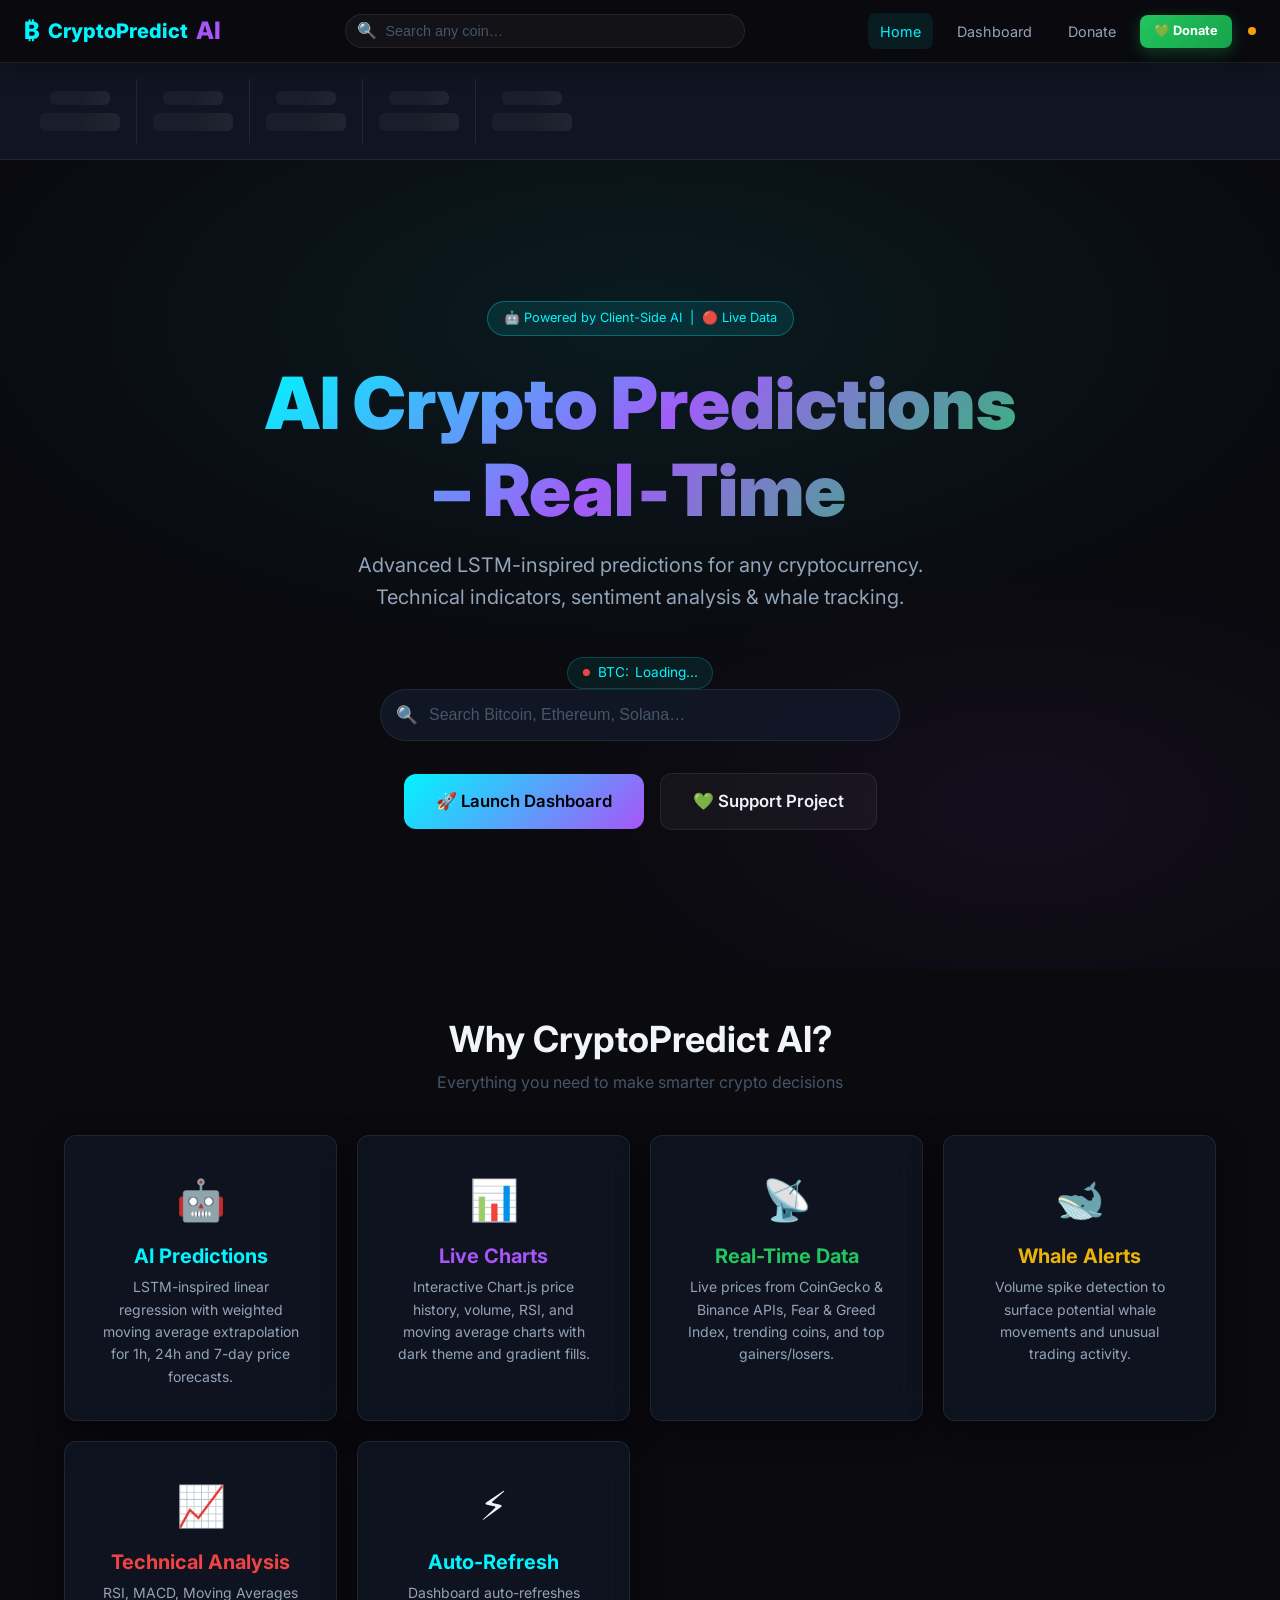
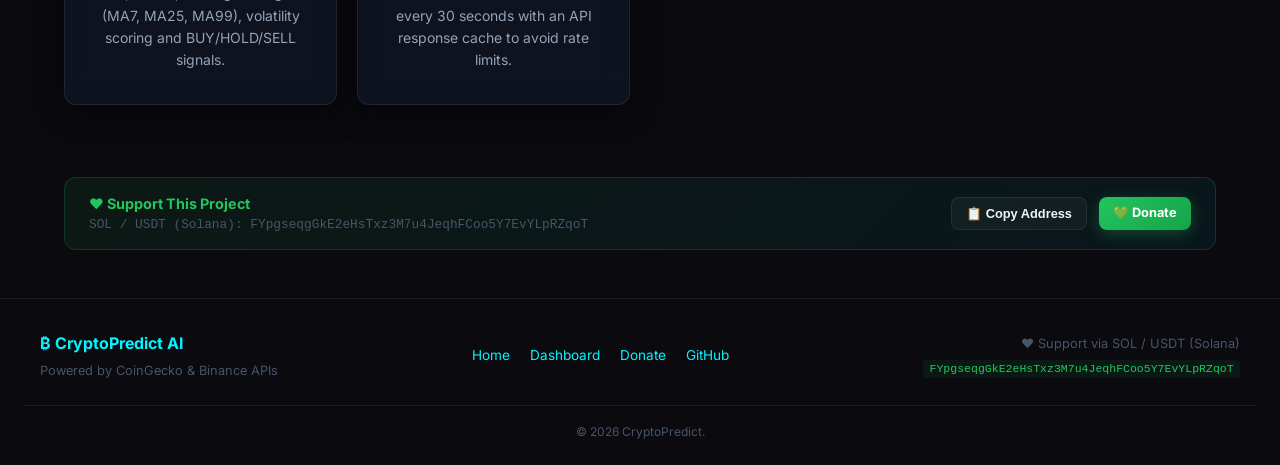
<file: index.html>
<!DOCTYPE html>
<html lang="en">
<head>
  <meta charset="UTF-8" />
  <meta name="viewport" content="width=device-width, initial-scale=1, viewport-fit=cover" />
  <meta name="description" content="AI-powered cryptocurrency prediction platform with real-time price analysis, technical indicators, and buy/sell/hold signals." />
  <title>CryptoPredict AI — Real-Time Crypto Predictions</title>
  <link rel="preconnect" href="https://fonts.googleapis.com" />
  <link rel="preconnect" href="https://fonts.gstatic.com" crossorigin />
  <link href="https://fonts.googleapis.com/css2?family=Inter:wght@400;500;600;700;800;900&display=swap" rel="stylesheet" />
  <link rel="stylesheet" href="css/style.css" />
</head>
<body>

  <!-- ============================================================ -->
  <!-- NAVBAR                                                         -->
  <!-- ============================================================ -->
  <nav class="navbar">
    <a class="navbar-brand" href="index.html">
      <span>₿</span> CryptoPredict<span style="color:var(--neon-purple)">AI</span>
    </a>

    <div class="navbar-search">
      <span class="search-icon">🔍</span>
      <input type="text" id="navbar-search" placeholder="Search any coin…" autocomplete="off" />
    </div>

    <div class="navbar-actions">
      <a class="nav-link active" href="index.html">Home</a>
      <a class="nav-link" href="dashboard.html">Dashboard</a>
      <a class="nav-link" href="donate.html">Donate</a>
      <a class="btn btn-donate btn-sm" href="donate.html">💚 Donate</a>
      <span id="nav-status" title="Data status">
        <span id="ws-status-index" class="ws-dot ws-loading">●</span>
      </span>
    </div>
  </nav>

  <!-- ============================================================ -->
  <!-- QUICK STATS BAR                                                -->
  <!-- ============================================================ -->
  <div class="quick-stats" id="quick-stats">
    <div class="quick-stat-item">
      <span class="skeleton skeleton-text" style="width:120px;height:1rem"></span>
    </div>
    <div class="quick-stat-item">
      <span class="skeleton skeleton-text" style="width:120px;height:1rem"></span>
    </div>
    <div class="quick-stat-item">
      <span class="skeleton skeleton-text" style="width:120px;height:1rem"></span>
    </div>
    <div class="quick-stat-item">
      <span class="skeleton skeleton-text" style="width:120px;height:1rem"></span>
    </div>
    <div class="quick-stat-item">
      <span class="skeleton skeleton-text" style="width:120px;height:1rem"></span>
    </div>
  </div>

  <!-- ============================================================ -->
  <!-- HERO                                                           -->
  <!-- ============================================================ -->
  <section class="hero">
    <div class="hero-badge">
      🤖 Powered by Client-Side AI &nbsp;|&nbsp; 🔴 Live Data
    </div>

    <h1 class="hero-title">AI Crypto Predictions<br />– Real‑Time</h1>

    <p class="hero-subtitle">
      Advanced LSTM-inspired predictions for any cryptocurrency.<br />
      Technical indicators, sentiment analysis &amp; whale tracking.
    </p>

    <div id="hero-btc-live" class="hero-live-ticker">
      <span class="live-dot">●</span> BTC: <span id="hero-btc-price">Loading...</span>
    </div>

    <!-- Search -->
    <div class="hero-search" style="position:relative">
      <span class="search-icon">🔍</span>
      <input type="text" id="hero-search" placeholder="Search Bitcoin, Ethereum, Solana…" autocomplete="off" />
      <div id="hero-dropdown" class="autocomplete-dropdown hidden"></div>
    </div>

    <!-- CTAs -->
    <div class="hero-cta">
      <a class="btn btn-primary btn-lg" href="dashboard.html">
        🚀 Launch Dashboard
      </a>
      <a class="btn btn-ghost btn-lg" href="donate.html">
        💚 Support Project
      </a>
    </div>
  </section>

  <!-- ============================================================ -->
  <!-- FEATURES OVERVIEW                                              -->
  <!-- ============================================================ -->
  <section style="padding:3rem 1.5rem;max-width:1200px;margin:0 auto">
    <h2 style="text-align:center;margin-bottom:0.5rem">Why CryptoPredict AI?</h2>
    <p style="text-align:center;color:var(--text-muted);margin-bottom:2.5rem">Everything you need to make smarter crypto decisions</p>

    <div style="display:grid;grid-template-columns:repeat(auto-fit,minmax(250px,1fr));gap:1.25rem">

      <div class="card" style="text-align:center;padding:2rem">
        <div style="font-size:2.5rem;margin-bottom:0.75rem">🤖</div>
        <h3 style="color:var(--neon-cyan);margin-bottom:0.5rem">AI Predictions</h3>
        <p style="font-size:0.875rem">LSTM-inspired linear regression with weighted moving average extrapolation for 1h, 24h and 7-day price forecasts.</p>
      </div>

      <div class="card" style="text-align:center;padding:2rem">
        <div style="font-size:2.5rem;margin-bottom:0.75rem">📊</div>
        <h3 style="color:var(--neon-purple);margin-bottom:0.5rem">Live Charts</h3>
        <p style="font-size:0.875rem">Interactive Chart.js price history, volume, RSI, and moving average charts with dark theme and gradient fills.</p>
      </div>

      <div class="card" style="text-align:center;padding:2rem">
        <div style="font-size:2.5rem;margin-bottom:0.75rem">📡</div>
        <h3 style="color:var(--neon-green);margin-bottom:0.5rem">Real-Time Data</h3>
        <p style="font-size:0.875rem">Live prices from CoinGecko &amp; Binance APIs, Fear &amp; Greed Index, trending coins, and top gainers/losers.</p>
      </div>

      <div class="card" style="text-align:center;padding:2rem">
        <div style="font-size:2.5rem;margin-bottom:0.75rem">🐋</div>
        <h3 style="color:var(--neon-yellow);margin-bottom:0.5rem">Whale Alerts</h3>
        <p style="font-size:0.875rem">Volume spike detection to surface potential whale movements and unusual trading activity.</p>
      </div>

      <div class="card" style="text-align:center;padding:2rem">
        <div style="font-size:2.5rem;margin-bottom:0.75rem">📈</div>
        <h3 style="color:var(--neon-red);margin-bottom:0.5rem">Technical Analysis</h3>
        <p style="font-size:0.875rem">RSI, MACD, Moving Averages (MA7, MA25, MA99), volatility scoring and BUY/HOLD/SELL signals.</p>
      </div>

      <div class="card" style="text-align:center;padding:2rem">
        <div style="font-size:2.5rem;margin-bottom:0.75rem">⚡</div>
        <h3 style="color:var(--neon-cyan);margin-bottom:0.5rem">Auto-Refresh</h3>
        <p style="font-size:0.875rem">Dashboard auto-refreshes every 30 seconds with an API response cache to avoid rate limits.</p>
      </div>

    </div>
  </section>

  <!-- ============================================================ -->
  <!-- DONATION BANNER                                                -->
  <!-- ============================================================ -->
  <div style="max-width:1200px;margin:0 auto;padding:0 1.5rem">
    <div class="donation-banner">
      <div>
        <div class="donation-banner-text"><strong>❤️ Support This Project</strong></div>
        <div class="donation-banner-addr">SOL / USDT (Solana): FYpgseqgGkE2eHsTxz3M7u4JeqhFCoo5Y7EvYLpRZqoT</div>
      </div>
      <div style="display:flex;gap:0.75rem;flex-wrap:wrap">
        <button class="btn btn-ghost btn-sm" data-copy-wallet>📋 Copy Address</button>
        <a class="btn btn-donate btn-sm" href="donate.html">💚 Donate</a>
      </div>
    </div>
  </div>

  <!-- ============================================================ -->
  <!-- FOOTER                                                         -->
  <!-- ============================================================ -->
  <footer>
    <div class="footer-inner">
      <div>
        <div class="footer-brand">₿ CryptoPredict AI</div>
        <p style="font-size:0.8rem;color:var(--text-muted);margin-top:0.25rem">Powered by CoinGecko &amp; Binance APIs</p>
      </div>
      <div class="footer-links">
        <a href="index.html">Home</a>
        <a href="dashboard.html">Dashboard</a>
        <a href="donate.html">Donate</a>
        <a href="https://github.com/1yuub/crypto-predict" target="_blank" rel="noopener">GitHub</a>
      </div>
      <div class="footer-donate">
        <div style="margin-bottom:0.25rem">❤️ Support via SOL / USDT (Solana)</div>
        <code>FYpgseqgGkE2eHsTxz3M7u4JeqhFCoo5Y7EvYLpRZqoT</code>
      </div>
    </div>
    <div class="footer-bottom">
      © 2026 CryptoPredict.
    </div>
  </footer>

  <!-- Toast container injected by JS -->
  <div id="toast-container" class="toast-container"></div>

  <script type="module" src="js/app.js"></script>
</body>
</html>
</file>
<file: css/style.css>
/* ============================================================
   CRYPTO PREDICT – Global Stylesheet
   Dark mode, glassmorphism, neon accents
   ============================================================ */

/* ---------- CSS Variables / Theme ---------- */
:root {
  --bg-primary:    #0a0a0f;
  --bg-secondary:  #111827;
  --bg-card:       rgba(17, 24, 39, 0.7);
  --bg-glass:      rgba(255, 255, 255, 0.04);

  --neon-cyan:     #00f5ff;
  --neon-purple:   #a855f7;
  --neon-green:    #22c55e;
  --neon-red:      #ef4444;
  --neon-yellow:   #eab308;

  --text-primary:  #f1f5f9;
  --text-secondary:#94a3b8;
  --text-muted:    #475569;

  --border:        rgba(255, 255, 255, 0.08);
  --border-glow:   rgba(0, 245, 255, 0.3);

  --font-main:     'Inter', system-ui, -apple-system, sans-serif;
  --radius:        12px;
  --radius-lg:     20px;
  --shadow:        0 8px 32px rgba(0, 0, 0, 0.4);
  --shadow-neon:   0 0 20px rgba(0, 245, 255, 0.15);
  --transition:    0.3s ease;
}

/* ---------- Reset & Base ---------- */
*, *::before, *::after { box-sizing: border-box; margin: 0; padding: 0; }

html {
  scroll-behavior: smooth;
  font-size: 16px;
}

body {
  font-family: var(--font-main);
  background-color: var(--bg-primary);
  color: var(--text-primary);
  line-height: 1.6;
  min-height: 100vh;
  overflow-x: hidden;
}

/* Custom scrollbar */
::-webkit-scrollbar { width: 6px; }
::-webkit-scrollbar-track { background: var(--bg-secondary); }
::-webkit-scrollbar-thumb { background: var(--neon-cyan); border-radius: 3px; }
::-webkit-scrollbar-thumb:hover { background: var(--neon-purple); }

a { color: var(--neon-cyan); text-decoration: none; transition: color var(--transition); }
a:hover { color: var(--neon-purple); }

img { max-width: 100%; height: auto; }

/* ---------- Typography ---------- */
h1, h2, h3, h4, h5, h6 {
  font-weight: 700;
  line-height: 1.2;
  color: var(--text-primary);
}
h1 { font-size: clamp(2rem, 5vw, 3.5rem); }
h2 { font-size: clamp(1.5rem, 3vw, 2.25rem); }
h3 { font-size: 1.25rem; }
h4 { font-size: 1rem; }

p { color: var(--text-secondary); }

/* ---------- Glassmorphism Cards ---------- */
.card {
  background: var(--bg-card);
  backdrop-filter: blur(16px);
  -webkit-backdrop-filter: blur(16px);
  border: 1px solid var(--border);
  border-radius: var(--radius);
  padding: 1.25rem;
  box-shadow: var(--shadow);
  transition: border-color var(--transition), box-shadow var(--transition);
}
.card:hover {
  border-color: var(--border-glow);
  box-shadow: var(--shadow-neon);
}
.card-glass {
  background: var(--bg-glass);
  backdrop-filter: blur(24px);
  -webkit-backdrop-filter: blur(24px);
  border: 1px solid var(--border);
  border-radius: var(--radius-lg);
  padding: 1.5rem;
  box-shadow: var(--shadow);
}

/* ---------- Navbar ---------- */
.navbar {
  position: sticky;
  top: 0;
  z-index: 1000;
  display: flex;
  align-items: center;
  justify-content: space-between;
  gap: 1rem;
  padding: 0.75rem 1.5rem;
  background: rgba(10, 10, 15, 0.85);
  backdrop-filter: blur(20px);
  -webkit-backdrop-filter: blur(20px);
  border-bottom: 1px solid var(--border);
  box-shadow: 0 4px 24px rgba(0,0,0,0.3);
}

.navbar-brand {
  display: flex;
  align-items: center;
  gap: 0.5rem;
  font-size: 1.25rem;
  font-weight: 800;
  color: var(--neon-cyan);
  white-space: nowrap;
}
.navbar-brand span { font-size: 1.5rem; }

.navbar-search {
  flex: 1;
  max-width: 400px;
  position: relative;
}
.navbar-search input {
  width: 100%;
  padding: 0.5rem 1rem 0.5rem 2.5rem;
  background: var(--bg-glass);
  border: 1px solid var(--border);
  border-radius: 50px;
  color: var(--text-primary);
  font-size: 0.9rem;
  transition: border-color var(--transition);
  outline: none;
}
.navbar-search input:focus { border-color: var(--neon-cyan); box-shadow: 0 0 0 3px rgba(0,245,255,0.1); }
.navbar-search input::placeholder { color: var(--text-muted); }
.navbar-search .search-icon {
  position: absolute;
  left: 0.75rem;
  top: 50%;
  transform: translateY(-50%);
  color: var(--text-muted);
  pointer-events: none;
}

.navbar-actions {
  display: flex;
  align-items: center;
  gap: 0.75rem;
}

.nav-link {
  color: var(--text-secondary);
  font-size: 0.9rem;
  padding: 0.4rem 0.75rem;
  border-radius: 8px;
  transition: color var(--transition), background var(--transition);
  white-space: nowrap;
}
.nav-link:hover, .nav-link.active {
  color: var(--neon-cyan);
  background: rgba(0,245,255,0.08);
}

/* ---------- Buttons ---------- */
.btn {
  display: inline-flex;
  align-items: center;
  justify-content: center;
  gap: 0.4rem;
  padding: 0.6rem 1.25rem;
  border-radius: 8px;
  font-size: 0.9rem;
  font-weight: 600;
  cursor: pointer;
  border: none;
  transition: all var(--transition);
  white-space: nowrap;
  outline: none;
}
.btn-primary {
  background: linear-gradient(135deg, var(--neon-cyan), var(--neon-purple));
  color: #000;
}
.btn-primary:hover { opacity: 0.85; transform: translateY(-1px); box-shadow: 0 8px 24px rgba(0,245,255,0.3); }

.btn-donate {
  background: linear-gradient(135deg, var(--neon-green), #16a34a);
  color: #fff;
  font-weight: 700;
  box-shadow: 0 4px 16px rgba(34,197,94,0.3);
}
.btn-donate:hover { opacity: 0.9; transform: translateY(-1px); box-shadow: 0 8px 24px rgba(34,197,94,0.4); }

.btn-ghost {
  background: var(--bg-glass);
  color: var(--text-primary);
  border: 1px solid var(--border);
}
.btn-ghost:hover { border-color: var(--neon-cyan); color: var(--neon-cyan); background: rgba(0,245,255,0.05); }

.btn-sm { padding: 0.4rem 0.875rem; font-size: 0.8rem; }
.btn-lg { padding: 0.875rem 2rem; font-size: 1.05rem; border-radius: 12px; }

/* ---------- Autocomplete Dropdown ---------- */
.autocomplete-dropdown {
  position: absolute;
  top: calc(100% + 6px);
  left: 0;
  right: 0;
  background: var(--bg-secondary);
  border: 1px solid var(--border-glow);
  border-radius: var(--radius);
  max-height: 300px;
  overflow-y: auto;
  z-index: 2000;
  box-shadow: 0 16px 40px rgba(0,0,0,0.5);
}
.autocomplete-item {
  display: flex;
  align-items: center;
  gap: 0.5rem;
  padding: 0.6rem 1rem;
  cursor: pointer;
  font-size: 0.875rem;
  transition: background var(--transition);
  border-bottom: 1px solid var(--border);
}
.autocomplete-item:last-child { border-bottom: none; }
.autocomplete-item:hover, .autocomplete-item.highlighted { background: rgba(0,245,255,0.08); }
.autocomplete-item .coin-symbol { color: var(--neon-cyan); font-weight: 600; font-size: 0.75rem; text-transform: uppercase; }

/* ---------- Hero Section (index.html) ---------- */
.hero {
  min-height: 90vh;
  display: flex;
  flex-direction: column;
  align-items: center;
  justify-content: center;
  text-align: center;
  padding: 2rem 1.5rem;
  position: relative;
  overflow: hidden;
}
.hero::before {
  content: '';
  position: absolute;
  inset: 0;
  background: radial-gradient(ellipse 80% 60% at 50% 20%, rgba(0,245,255,0.07) 0%, transparent 70%),
              radial-gradient(ellipse 60% 50% at 80% 80%, rgba(168,85,247,0.06) 0%, transparent 60%);
  pointer-events: none;
}
.hero-badge {
  display: inline-flex;
  align-items: center;
  gap: 0.5rem;
  padding: 0.4rem 1rem;
  background: rgba(0,245,255,0.1);
  border: 1px solid rgba(0,245,255,0.3);
  border-radius: 50px;
  font-size: 0.8rem;
  color: var(--neon-cyan);
  margin-bottom: 1.5rem;
  animation: fadeInDown 0.6s ease;
}
.hero-title {
  font-size: clamp(2.5rem, 6vw, 4.5rem);
  font-weight: 900;
  background: linear-gradient(135deg, var(--neon-cyan) 0%, var(--neon-purple) 50%, var(--neon-green) 100%);
  -webkit-background-clip: text;
  -webkit-text-fill-color: transparent;
  background-clip: text;
  margin-bottom: 1rem;
  animation: fadeInDown 0.8s ease;
}
.hero-subtitle {
  font-size: clamp(1rem, 2vw, 1.25rem);
  color: var(--text-secondary);
  max-width: 600px;
  margin: 0 auto 2rem;
  animation: fadeIn 1s ease;
}
.hero-search {
  width: 100%;
  max-width: 520px;
  margin: 0 auto 2rem;
  position: relative;
  animation: fadeInUp 0.8s ease;
}
.hero-search input {
  width: 100%;
  padding: 1rem 1.25rem 1rem 3rem;
  font-size: 1rem;
  background: rgba(17, 24, 39, 0.9);
  border: 1px solid var(--border);
  border-radius: 50px;
  color: var(--text-primary);
  outline: none;
  transition: border-color var(--transition), box-shadow var(--transition);
}
.hero-search input:focus { border-color: var(--neon-cyan); box-shadow: 0 0 0 4px rgba(0,245,255,0.1), 0 0 30px rgba(0,245,255,0.15); }
.hero-search input::placeholder { color: var(--text-muted); }
.hero-search .search-icon {
  position: absolute;
  left: 1rem;
  top: 50%;
  transform: translateY(-50%);
  font-size: 1.1rem;
  color: var(--neon-cyan);
  pointer-events: none;
}
.hero-cta {
  display: flex;
  align-items: center;
  gap: 1rem;
  flex-wrap: wrap;
  justify-content: center;
  animation: fadeInUp 1s ease;
}

/* ---------- Quick Stats Bar ---------- */
.quick-stats {
  width: 100%;
  overflow-x: auto;
  padding: 1rem 1.5rem;
  background: rgba(17,24,39,0.8);
  border-bottom: 1px solid var(--border);
  display: flex;
  align-items: center;
  gap: 0;
}
.quick-stats::-webkit-scrollbar { height: 3px; }
.quick-stat-item {
  display: flex;
  align-items: center;
  gap: 0.5rem;
  padding: 0 1.5rem;
  border-right: 1px solid var(--border);
  white-space: nowrap;
  flex-shrink: 0;
}
.quick-stat-item:last-child { border-right: none; }
.quick-stat-name { font-size: 0.8rem; color: var(--text-muted); }
.quick-stat-price { font-size: 0.95rem; font-weight: 600; color: var(--text-primary); }
.quick-stat-change { font-size: 0.8rem; font-weight: 600; }

/* ---------- Dashboard Layout ---------- */
.dashboard-container {
  max-width: 1600px;
  margin: 0 auto;
  padding: 1.5rem;
}
.dashboard-grid {
  display: grid;
  grid-template-columns: 280px 1fr 300px;
  grid-template-rows: auto auto;
  gap: 1.25rem;
  align-items: start;
}
.dashboard-left { grid-column: 1; }
.dashboard-center { grid-column: 2; }
.dashboard-right { grid-column: 3; }
.dashboard-bottom { grid-column: 1 / -1; }

/* ---------- Coin Selector Panel ---------- */
.coin-selector-input {
  position: relative;
  margin-bottom: 1rem;
}
.coin-selector-input input {
  width: 100%;
  padding: 0.6rem 1rem 0.6rem 2.5rem;
  background: var(--bg-glass);
  border: 1px solid var(--border);
  border-radius: 8px;
  color: var(--text-primary);
  font-size: 0.875rem;
  outline: none;
  transition: border-color var(--transition);
}
.coin-selector-input input:focus { border-color: var(--neon-cyan); }
.coin-selector-input input::placeholder { color: var(--text-muted); }
.coin-selector-input .search-icon {
  position: absolute;
  left: 0.75rem;
  top: 50%;
  transform: translateY(-50%);
  color: var(--text-muted);
  font-size: 0.9rem;
  pointer-events: none;
}

/* ---------- Market Data Metrics ---------- */
.metric-grid {
  display: grid;
  grid-template-columns: 1fr 1fr;
  gap: 0.5rem;
  margin-bottom: 1rem;
}
.metric-item {
  background: var(--bg-glass);
  border: 1px solid var(--border);
  border-radius: 8px;
  padding: 0.6rem 0.75rem;
}
.metric-label { font-size: 0.7rem; color: var(--text-muted); text-transform: uppercase; letter-spacing: 0.05em; margin-bottom: 0.2rem; }
.metric-value { font-size: 0.95rem; font-weight: 600; color: var(--text-primary); }

.price-display {
  text-align: center;
  margin-bottom: 1rem;
  padding-bottom: 1rem;
  border-bottom: 1px solid var(--border);
}
.price-main {
  font-size: 1.75rem;
  font-weight: 800;
  color: var(--text-primary);
  font-variant-numeric: tabular-nums;
}
.price-change-badge {
  display: inline-block;
  padding: 0.25rem 0.6rem;
  border-radius: 6px;
  font-size: 0.85rem;
  font-weight: 600;
  margin-top: 0.25rem;
}

/* ---------- Fear & Greed ---------- */
.fear-greed-widget {
  text-align: center;
  padding: 1rem;
}
.fear-greed-value {
  font-size: 2.5rem;
  font-weight: 900;
  margin-bottom: 0.25rem;
}
.fear-greed-label {
  font-size: 0.9rem;
  font-weight: 600;
  text-transform: uppercase;
  letter-spacing: 0.05em;
}
.fear-greed-bar {
  height: 8px;
  border-radius: 4px;
  background: linear-gradient(to right, var(--neon-red), var(--neon-yellow), var(--neon-green));
  margin: 0.75rem 0 0.25rem;
  position: relative;
}
.fear-greed-indicator {
  position: absolute;
  top: -3px;
  width: 14px;
  height: 14px;
  background: #fff;
  border-radius: 50%;
  transform: translateX(-50%);
  box-shadow: 0 0 8px rgba(255,255,255,0.5);
  transition: left 1s ease;
}

/* ---------- Trending Coins ---------- */
.trending-item {
  display: flex;
  align-items: center;
  justify-content: space-between;
  padding: 0.5rem 0;
  border-bottom: 1px solid var(--border);
}
.trending-item:last-child { border-bottom: none; }
.trending-rank {
  font-size: 0.7rem;
  color: var(--text-muted);
  width: 1.25rem;
}
.trending-name {
  flex: 1;
  font-size: 0.875rem;
  margin: 0 0.5rem;
}
.trending-symbol {
  font-size: 0.75rem;
  color: var(--neon-cyan);
  text-transform: uppercase;
}

/* ---------- Charts ---------- */
.chart-container {
  position: relative;
  width: 100%;
}
.chart-timeframe {
  display: flex;
  gap: 0.25rem;
  margin-bottom: 0.75rem;
}
.timeframe-btn {
  padding: 0.3rem 0.625rem;
  background: var(--bg-glass);
  border: 1px solid var(--border);
  border-radius: 6px;
  color: var(--text-muted);
  font-size: 0.75rem;
  font-weight: 600;
  cursor: pointer;
  transition: all var(--transition);
  outline: none;
}
.timeframe-btn:hover, .timeframe-btn.active {
  background: rgba(0,245,255,0.1);
  border-color: var(--neon-cyan);
  color: var(--neon-cyan);
}

/* ---------- Prediction Cards ---------- */
.prediction-card {
  background: var(--bg-glass);
  border: 1px solid var(--border);
  border-radius: var(--radius);
  padding: 1rem;
  margin-bottom: 0.75rem;
  transition: all var(--transition);
}
.prediction-card:hover {
  border-color: var(--border-glow);
  box-shadow: 0 0 16px rgba(0,245,255,0.1);
}
.prediction-timeframe {
  font-size: 0.75rem;
  color: var(--text-muted);
  text-transform: uppercase;
  letter-spacing: 0.06em;
  margin-bottom: 0.5rem;
}
.prediction-price {
  font-size: 1.2rem;
  font-weight: 700;
  color: var(--text-primary);
  margin-bottom: 0.5rem;
  font-variant-numeric: tabular-nums;
}
.prediction-change {
  font-size: 0.85rem;
  font-weight: 600;
  margin-bottom: 0.75rem;
}
.confidence-bar-wrap {
  margin-bottom: 0.5rem;
}
.confidence-label {
  display: flex;
  justify-content: space-between;
  font-size: 0.75rem;
  color: var(--text-muted);
  margin-bottom: 0.25rem;
}
.confidence-bar {
  height: 6px;
  border-radius: 3px;
  background: var(--border);
  overflow: hidden;
}
.confidence-fill {
  height: 100%;
  border-radius: 3px;
  background: linear-gradient(90deg, var(--neon-cyan), var(--neon-purple));
  transition: width 1s ease;
  animation: shimmer 2s infinite;
}

/* ---------- Signal Badges ---------- */
.signal-badge {
  display: inline-flex;
  align-items: center;
  gap: 0.3rem;
  padding: 0.3rem 0.75rem;
  border-radius: 50px;
  font-size: 0.8rem;
  font-weight: 700;
  text-transform: uppercase;
  letter-spacing: 0.05em;
  animation: pulseglow 2s infinite;
}
.signal-buy  { background: rgba(34,197,94,0.15); color: var(--neon-green); border: 1px solid rgba(34,197,94,0.3); }
.signal-sell { background: rgba(239,68,68,0.15); color: var(--neon-red);   border: 1px solid rgba(239,68,68,0.3); }
.signal-hold { background: rgba(234,179,8,0.15); color: var(--neon-yellow); border: 1px solid rgba(234,179,8,0.3); }

/* ---------- MA / MACD Row ---------- */
.indicator-row {
  display: flex;
  align-items: center;
  justify-content: space-between;
  padding: 0.4rem 0;
  border-bottom: 1px solid var(--border);
  font-size: 0.85rem;
}
.indicator-row:last-child { border-bottom: none; }
.indicator-label { color: var(--text-muted); }
.indicator-value { font-weight: 600; font-variant-numeric: tabular-nums; }

/* ---------- Bottom Panel ---------- */
.market-intel-grid {
  display: grid;
  grid-template-columns: repeat(auto-fit, minmax(220px, 1fr));
  gap: 1.25rem;
}
.coin-list-item {
  display: flex;
  align-items: center;
  justify-content: space-between;
  padding: 0.5rem 0;
  border-bottom: 1px solid var(--border);
  font-size: 0.875rem;
}
.coin-list-item:last-child { border-bottom: none; }
.coin-list-name { font-weight: 600; }
.coin-list-price { color: var(--text-secondary); font-variant-numeric: tabular-nums; }

/* ---------- Donate Page ---------- */
.donate-hero {
  min-height: 60vh;
  display: flex;
  flex-direction: column;
  align-items: center;
  justify-content: center;
  text-align: center;
  padding: 3rem 1.5rem;
  position: relative;
}
.donate-hero::before {
  content: '';
  position: absolute;
  inset: 0;
  background: radial-gradient(ellipse 70% 60% at 50% 40%, rgba(34,197,94,0.08) 0%, transparent 70%);
  pointer-events: none;
}
.wallet-box {
  display: flex;
  align-items: center;
  gap: 0.75rem;
  padding: 0.875rem 1.25rem;
  background: var(--bg-glass);
  border: 1px solid rgba(34,197,94,0.3);
  border-radius: var(--radius);
  margin: 1.5rem auto;
  max-width: 600px;
  flex-wrap: wrap;
}
.wallet-address {
  flex: 1;
  font-family: 'Courier New', monospace;
  font-size: 0.85rem;
  color: var(--neon-green);
  word-break: break-all;
}
.qr-container {
  display: flex;
  justify-content: center;
  margin: 1.5rem 0;
}
.qr-container canvas { border-radius: var(--radius); border: 4px solid var(--bg-secondary); }

.tier-grid {
  display: grid;
  grid-template-columns: repeat(auto-fit, minmax(180px, 1fr));
  gap: 1rem;
  margin: 2rem auto;
  max-width: 900px;
}
.tier-card {
  background: var(--bg-glass);
  border: 1px solid var(--border);
  border-radius: var(--radius);
  padding: 1.25rem;
  text-align: center;
  transition: all var(--transition);
  cursor: pointer;
}
.tier-card:hover {
  border-color: var(--neon-green);
  box-shadow: 0 0 20px rgba(34,197,94,0.15);
  transform: translateY(-2px);
}
.tier-emoji { font-size: 2rem; margin-bottom: 0.5rem; }
.tier-label { font-weight: 700; margin-bottom: 0.25rem; }
.tier-amount { font-size: 0.85rem; color: var(--neon-green); font-weight: 600; }

.thankyou-card {
  background: linear-gradient(135deg, rgba(34,197,94,0.1), rgba(0,245,255,0.05));
  border: 1px solid rgba(34,197,94,0.3);
  border-radius: var(--radius-lg);
  padding: 2rem;
  text-align: center;
  max-width: 400px;
  margin: 2rem auto;
  display: none;
  animation: fadeInUp 0.5s ease;
}
.thankyou-card.visible { display: block; }
.thankyou-emoji { font-size: 3rem; }

/* ---------- Toast Notifications ---------- */
.toast-container {
  position: fixed;
  bottom: 1.5rem;
  right: 1.5rem;
  z-index: 9999;
  display: flex;
  flex-direction: column;
  gap: 0.5rem;
  pointer-events: none;
}
.toast {
  display: flex;
  align-items: center;
  gap: 0.5rem;
  padding: 0.75rem 1.25rem;
  background: var(--bg-secondary);
  border-radius: var(--radius);
  font-size: 0.875rem;
  font-weight: 500;
  box-shadow: 0 8px 24px rgba(0,0,0,0.4);
  pointer-events: all;
  animation: slideInRight 0.3s ease, fadeOut 0.3s ease 2.7s forwards;
  border-left: 4px solid var(--neon-cyan);
  max-width: 320px;
}
.toast-success { border-left-color: var(--neon-green); }
.toast-error   { border-left-color: var(--neon-red); }
.toast-info    { border-left-color: var(--neon-cyan); }

/* ---------- Skeleton Loader ---------- */
.skeleton {
  background: linear-gradient(90deg, var(--bg-glass) 25%, rgba(255,255,255,0.07) 50%, var(--bg-glass) 75%);
  background-size: 200% 100%;
  border-radius: 6px;
  animation: shimmer 1.5s infinite;
}
.skeleton-text { height: 1em; margin-bottom: 0.5rem; }
.skeleton-box  { height: 120px; }

/* ---------- Auto-refresh Timer ---------- */
.refresh-timer {
  display: flex;
  align-items: center;
  gap: 0.35rem;
  font-size: 0.75rem;
  color: var(--text-muted);
}
.refresh-dot {
  width: 6px;
  height: 6px;
  border-radius: 50%;
  background: var(--neon-green);
  animation: pulseglow 1.5s infinite;
}

/* ---------- Donation Banner ---------- */
.donation-banner {
  display: flex;
  align-items: center;
  justify-content: space-between;
  gap: 1rem;
  padding: 0.875rem 1.5rem;
  background: linear-gradient(135deg, rgba(34,197,94,0.08), rgba(0,245,255,0.05));
  border: 1px solid rgba(34,197,94,0.2);
  border-radius: var(--radius);
  flex-wrap: wrap;
  margin: 1.5rem 0;
}
.donation-banner-text {
  font-size: 0.9rem;
  color: var(--text-secondary);
}
.donation-banner-text strong { color: var(--neon-green); }
.donation-banner-addr {
  font-family: 'Courier New', monospace;
  font-size: 0.8rem;
  color: var(--text-muted);
  word-break: break-all;
}

/* ---------- Footer ---------- */
footer {
  margin-top: 3rem;
  padding: 2rem 1.5rem 1.5rem;
  border-top: 1px solid var(--border);
  background: rgba(10,10,15,0.8);
}
.footer-inner {
  max-width: 1200px;
  margin: 0 auto;
  display: flex;
  align-items: center;
  justify-content: space-between;
  gap: 1rem;
  flex-wrap: wrap;
}
.footer-brand {
  font-size: 1rem;
  font-weight: 700;
  color: var(--neon-cyan);
}
.footer-links {
  display: flex;
  gap: 1.25rem;
  font-size: 0.85rem;
}
.footer-donate {
  font-size: 0.8rem;
  color: var(--text-muted);
  text-align: right;
}
.footer-donate code {
  font-size: 0.72rem;
  color: var(--neon-green);
  background: rgba(34,197,94,0.08);
  padding: 0.15rem 0.4rem;
  border-radius: 4px;
  word-break: break-all;
}
.footer-bottom {
  text-align: center;
  font-size: 0.75rem;
  color: var(--text-muted);
  margin-top: 1.5rem;
  padding-top: 1rem;
  border-top: 1px solid var(--border);
}

/* ---------- Section Headers ---------- */
.section-header {
  display: flex;
  align-items: center;
  justify-content: space-between;
  margin-bottom: 1rem;
}
.section-title {
  font-size: 0.8rem;
  font-weight: 700;
  text-transform: uppercase;
  letter-spacing: 0.08em;
  color: var(--text-muted);
}
.section-title span { color: var(--neon-cyan); margin-right: 0.4rem; }

/* ---------- Color Utilities ---------- */
.text-green  { color: var(--neon-green) !important; }
.text-red    { color: var(--neon-red)   !important; }
.text-cyan   { color: var(--neon-cyan)  !important; }
.text-purple { color: var(--neon-purple)!important; }
.text-yellow { color: var(--neon-yellow)!important; }
.text-muted  { color: var(--text-muted) !important; }

/* ---------- Animations ---------- */
@keyframes fadeIn {
  from { opacity: 0; }
  to   { opacity: 1; }
}
@keyframes fadeInDown {
  from { opacity: 0; transform: translateY(-20px); }
  to   { opacity: 1; transform: translateY(0); }
}
@keyframes fadeInUp {
  from { opacity: 0; transform: translateY(20px); }
  to   { opacity: 1; transform: translateY(0); }
}
@keyframes slideInRight {
  from { opacity: 0; transform: translateX(30px); }
  to   { opacity: 1; transform: translateX(0); }
}
@keyframes fadeOut {
  from { opacity: 1; }
  to   { opacity: 0; }
}
@keyframes pulseglow {
  0%, 100% { box-shadow: 0 0 6px currentColor; opacity: 1; }
  50%       { box-shadow: 0 0 14px currentColor; opacity: 0.8; }
}
@keyframes shimmer {
  0%   { background-position: -200% center; }
  100% { background-position:  200% center; }
}
@keyframes spin {
  to { transform: rotate(360deg); }
}
@keyframes neonFlicker {
  0%, 95%, 100% { opacity: 1; }
  96%, 98%      { opacity: 0.6; }
}

.animate-fade-in    { animation: fadeIn 0.5s ease; }
.animate-fade-in-up { animation: fadeInUp 0.5s ease; }
.spin { animation: spin 1s linear infinite; }

/* ---------- Loading Spinner ---------- */
.spinner {
  width: 20px; height: 20px;
  border: 2px solid var(--border);
  border-top-color: var(--neon-cyan);
  border-radius: 50%;
  animation: spin 0.7s linear infinite;
  display: inline-block;
}

/* ---------- Responsive ---------- */
@media (max-width: 1200px) {
  .dashboard-grid {
    grid-template-columns: 260px 1fr 280px;
  }
}

@media (max-width: 1024px) {
  .dashboard-grid {
    grid-template-columns: 1fr 1fr;
  }
  .dashboard-left  { grid-column: 1; }
  .dashboard-center{ grid-column: 1 / -1; order: -1; }
  .dashboard-right { grid-column: 2; }
  .dashboard-bottom{ grid-column: 1 / -1; }
}

@media (max-width: 768px) {
  /* Full-width body, no horizontal overflow */
  html, body {
    width: 100%;
    max-width: 100%;
    overflow-x: hidden;
    min-height: 100dvh;
  }

  /* Prevent any element from causing horizontal scroll */
  img, video, canvas, svg, iframe {
    max-width: 100%;
  }

  /* Navbar: hide search, allow actions to wrap */
  .navbar-search { display: none; }
  .navbar {
    flex-wrap: wrap;
    gap: 0.5rem;
  }
  .navbar-actions {
    flex-wrap: wrap;
    gap: 0.5rem;
  }

  /* Dashboard grid: single column */
  .dashboard-grid {
    grid-template-columns: 1fr;
  }
  .dashboard-left, .dashboard-center, .dashboard-right, .dashboard-bottom {
    grid-column: 1;
  }
  .dashboard-center { order: -1; }
  .dashboard-container {
    padding: 0.75rem;
    width: 100%;
    max-width: 100%;
  }

  /* Cards and panels */
  .card, .card-glass, .panel {
    width: 100%;
    max-width: 100%;
    box-sizing: border-box;
  }

  /* Chart containers */
  .chart-container {
    width: 100%;
    max-width: 100%;
    height: 220px;
  }
  canvas {
    max-width: 100%;
  }

  /* Hero: fit full mobile screen */
  .hero {
    min-height: 100dvh;
    padding: 1.5rem 1rem;
  }
  .hero-search {
    width: 100%;
    max-width: 100%;
    padding: 0 0.5rem;
  }
  .hero-search input {
    width: 100%;
    font-size: 1rem;
    padding: 0.9rem 1rem 0.9rem 2.75rem;
  }
  .hero-cta {
    flex-direction: column;
    width: 100%;
    padding: 0 0.5rem;
  }
  .hero-cta .btn {
    width: 100%;
    text-align: center;
  }

  /* Quick stats bar: horizontal scroll on mobile */
  .quick-stats {
    padding: 0.75rem 1rem;
  }

  /* Market intel grid */
  .market-intel-grid { grid-template-columns: 1fr 1fr; }
  .metric-grid { grid-template-columns: 1fr 1fr; }

  /* Footer */
  .footer-inner { flex-direction: column; text-align: center; }
  .footer-donate { text-align: center; }
}

@media (max-width: 480px) {
  body { font-size: 14px; }
  .dashboard-container { padding: 0.75rem; }
  .navbar { padding: 0.6rem 1rem; }
  .card { padding: 1rem; }
  .market-intel-grid { grid-template-columns: 1fr; }
  .tier-grid { grid-template-columns: 1fr 1fr; }
  .hero-title { font-size: 2rem; }

  /* Smaller chart height on very small screens */
  .chart-container { height: 180px; }

  /* Navbar: brand + status only, no wrapping clutter */
  .nav-link { display: none; }
  .nav-link.active { display: inline-block; }
  .btn-donate { display: none; }
}

/* ---------- Misc Utilities ---------- */
.text-center { text-align: center; }
.mt-1 { margin-top: 0.5rem; }
.mt-2 { margin-top: 1rem; }
.mt-3 { margin-top: 1.5rem; }
.mb-1 { margin-bottom: 0.5rem; }
.mb-2 { margin-bottom: 1rem; }
.mb-3 { margin-bottom: 1.5rem; }
.gap-1 { gap: 0.5rem; }
.flex { display: flex; }
.flex-col { flex-direction: column; }
.items-center { align-items: center; }
.justify-between { justify-content: space-between; }
.w-full { width: 100%; }
.hidden { display: none !important; }
.overflow-hidden { overflow: hidden; }
.relative { position: relative; }
.p-0 { padding: 0 !important; }
.rounded { border-radius: var(--radius); }
.border-b { border-bottom: 1px solid var(--border); padding-bottom: 0.75rem; margin-bottom: 0.75rem; }

/* ============================================================
   LIVE FEED & WEBSOCKET STYLES
   ============================================================ */

/* Live price flash animations */
.price-flash-up {
  animation: flashUp 0.4s ease;
}
.price-flash-down {
  animation: flashDown 0.4s ease;
}
@keyframes flashUp {
  0%   { color: var(--text-primary); }
  50%  { color: var(--neon-green); text-shadow: 0 0 12px var(--neon-green); }
  100% { color: var(--text-primary); }
}
@keyframes flashDown {
  0%   { color: var(--text-primary); }
  50%  { color: var(--neon-red); text-shadow: 0 0 12px var(--neon-red); }
  100% { color: var(--text-primary); }
}

/* WebSocket status dot */
.ws-dot {
  display: inline-block;
  width: 8px;
  height: 8px;
  border-radius: 50%;
  font-size: 0;
  flex-shrink: 0;
}
.ws-live    { background: var(--neon-green); box-shadow: 0 0 6px var(--neon-green); animation: pulseGlow 1.5s infinite; }
.ws-delayed { background: #f59e0b; }
.ws-loading { background: var(--text-muted); }
.ws-offline { background: var(--neon-red); }

/* Live badge */
.live-badge {
  display: inline-flex;
  align-items: center;
  gap: 0.3rem;
  font-size: 0.7rem;
  font-weight: 700;
  color: var(--neon-red);
  background: rgba(239, 68, 68, 0.12);
  border: 1px solid rgba(239, 68, 68, 0.3);
  border-radius: 20px;
  padding: 2px 8px;
  animation: pulseLive 1.5s infinite;
}
@keyframes pulseLive {
  0%, 100% { opacity: 1; }
  50%       { opacity: 0.6; }
}

/* Live price section */
.live-price-section {
  margin-bottom: 0.75rem;
  padding-bottom: 0.75rem;
  border-bottom: 1px solid var(--border);
}

/* Hero live ticker */
.hero-live-ticker {
  display: inline-flex;
  align-items: center;
  gap: 0.4rem;
  font-size: 0.85rem;
  color: var(--neon-cyan);
  background: rgba(0, 245, 255, 0.08);
  border: 1px solid rgba(0, 245, 255, 0.2);
  border-radius: 20px;
  padding: 4px 14px;
  margin-top: 0.75rem;
}
.live-dot {
  color: var(--neon-red);
  font-size: 0.6rem;
  animation: pulseLive 1s infinite;
}

/* Quick stats offline message */
.quick-stat-offline {
  color: #f59e0b;
  font-size: 0.85rem;
  padding: 0.5rem 1rem;
}

/* Skeleton stat */
.skeleton-stat {
  display: flex;
  flex-direction: column;
  gap: 4px;
  padding: 0.75rem 1rem;
}

/* Prediction section label */
.prediction-section-7d .section-label {
  font-size: 0.75rem;
  font-weight: 600;
  color: var(--neon-purple);
  text-transform: uppercase;
  letter-spacing: 0.05em;
  margin-bottom: 0.5rem;
}

/* Price change live display */
.price-change-live {
  font-size: 0.9rem;
  font-weight: 600;
}

/* Nav status indicator */
#nav-status {
  display: inline-flex;
  align-items: center;
  margin-left: 0.25rem;
}
</file>
